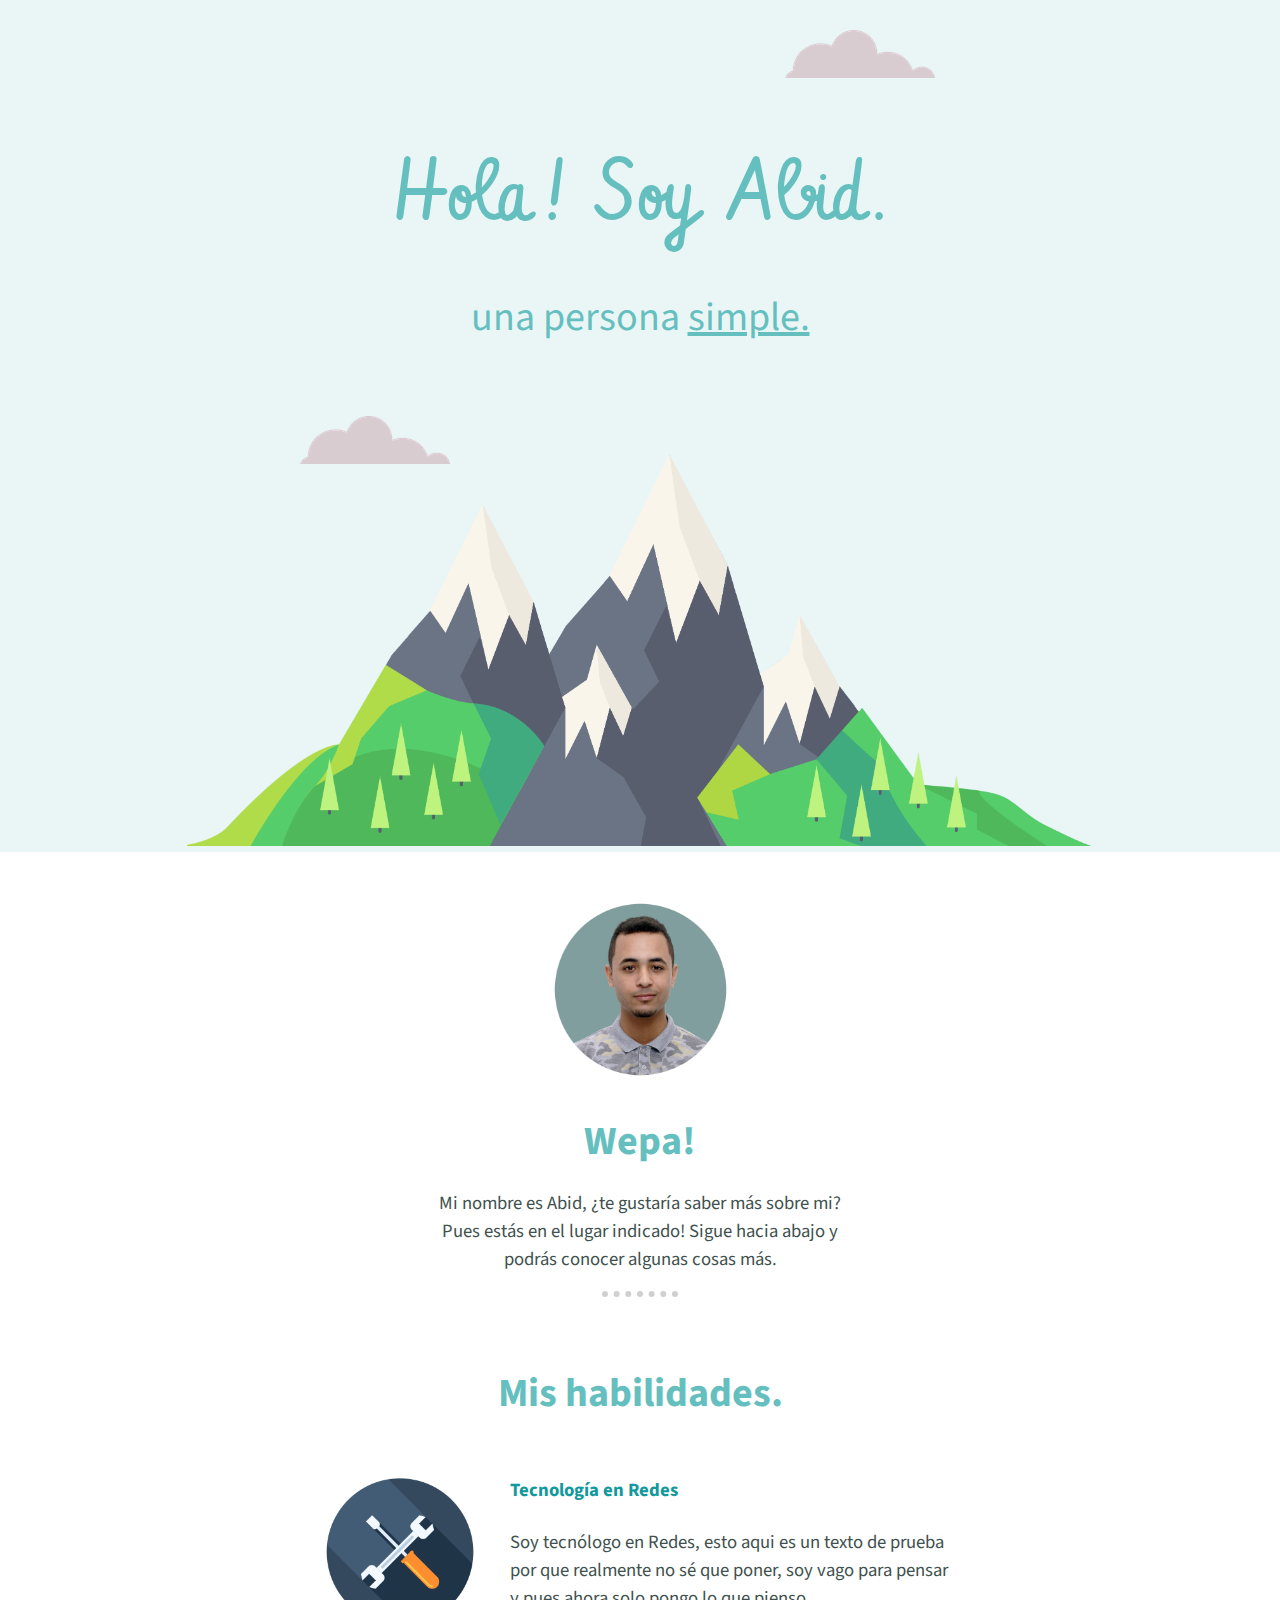
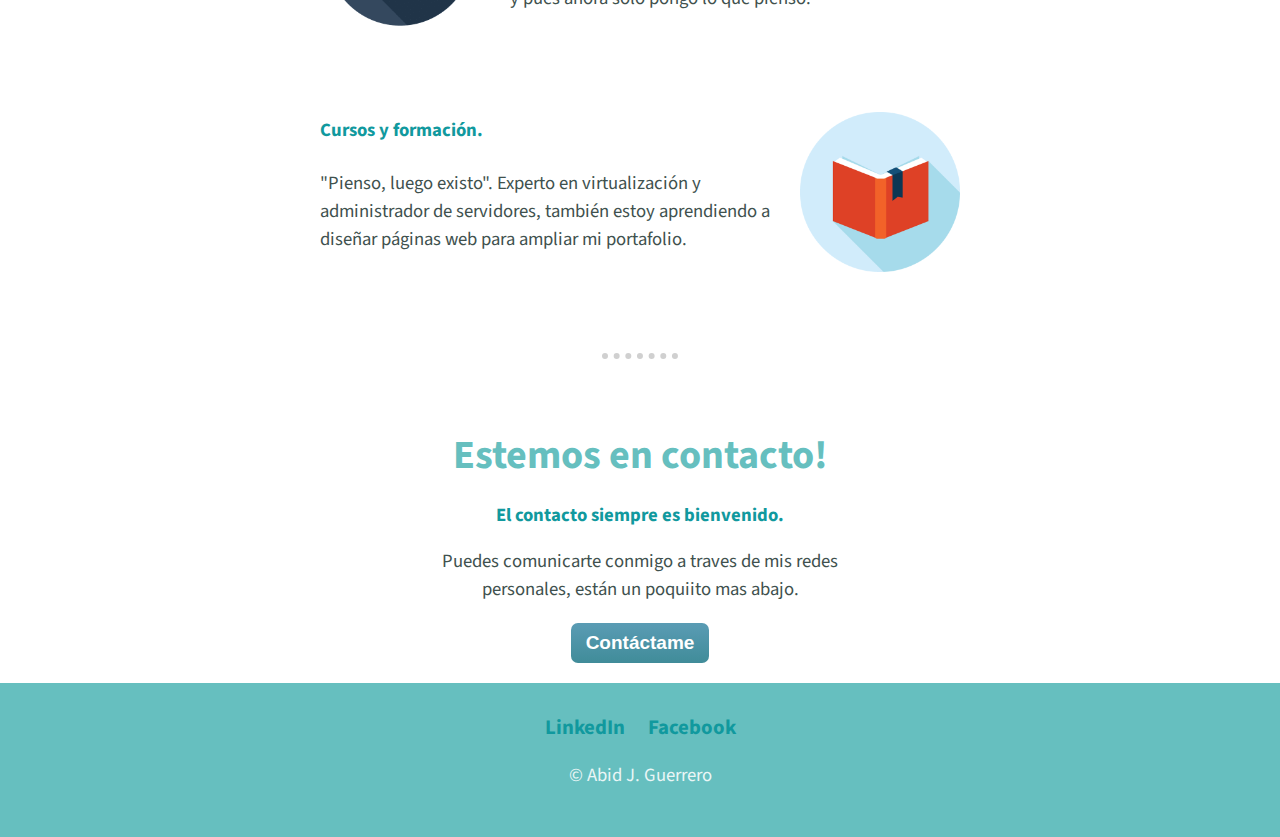
<file: index.html>
<!DOCTYPE html>
<html lang="en" dir="ltr">

<head>
  <meta charset="utf-8">
  <title>Abid's Page</title>
  <link rel="stylesheet" href="CSS/styles.css">
  <link rel="icon" href="favicon.ico">
  <link href="https://fonts.googleapis.com/css?family=Sacramento|Source+Sans+Pro|Vibur&display=swap" rel="stylesheet">
  <link href="https://fonts.googleapis.com/css?family=Roboto&display=swap" rel="stylesheet">
</head>

<body>
  <div class="top-container">
    <img class="nube1" src="images/cloud.png" alt="img-cloud">
    <h1 class="h1abid">Hola! Soy Abid.</h1>
    <h2 class="persona">una persona <span class="ing">simple.</span></h2>
    <img class="mountain" src="images/mountain2.png" alt="moutain-img">
    <img class="nube2" src="images/cloud.png" alt="img-cloud">


  </div>

  <div class="middle-container">
    <div class="profile">
      <img class="fotoabid" src="images/foto-abid.PNG" alt="">
      <h2>Wepa!</h2>
      <p>Mi nombre es Abid, ¿te gustaría saber más sobre mi?
        <br> Pues estás en el lugar indicado! Sigue hacia abajo y
        <br>podrás conocer algunas cosas más. </p>
    </div>
    <hr>
    <div class="skills">
      <h2>Mis habilidades.</h2>
      <div class="skill-row1">
        <img class="skills-img" src="images/skills2.png" alt="img-habilidades">
        <h3>Tecnología en Redes</h3>
        <p>Soy tecnólogo en Redes, esto aqui es un texto de prueba por que realmente no sé que poner,
          soy vago para pensar y pues ahora solo pongo lo que pienso.
        </p>
      </div>
      <div class="skill-row2">
        <img class="skills-img2" src="images/skills.png" alt="img-habilidades">
        <h3>Cursos y formación.</h3>
        <p>"Pienso, luego existo". Experto en virtualización y administrador de servidores, también
        estoy aprendiendo a diseñar páginas web para ampliar mi portafolio.</p>
      </div>
    </div>
    <hr>
    <div class="contact-me">
      <h2>Estemos en contacto!</h2>
      <h3>El contacto siempre es bienvenido.</h3>
      <p class="despedida">Puedes comunicarte conmigo a traves de mis redes personales, están un poquiito mas abajo.</p>
      <a href="#" class="btn">Contáctame</a>
    </div>
  </div>


  <div class="bottom-container">
    <a class="links" href="https://www.linkedin.com/in/abid-j-guerrero-375875173/">LinkedIn</a>
    <a class="links" href="https://www.facebook.com/AbidJGuerreroR">Facebook</a>
    <p class="copy">© Abid J. Guerrero</p>
  </div>

</body>

</html>
</file>
<file: CSS/styles.css>
body {
  margin: 0px;
  margin-top: 0px;
  margin-left: 0px;
  margin-right: 0px;
  text-align: center;
  font-family: 'Source Sans Pro', sans-serif;
}

h3 {
  color: #11999E;
}

a {
  color: #11999E;
}

hr{
  width: 1px;
  height: 1px;
  border-style: dotted;
  border-left-style: none;
  border-bottom-style: none;
  border-right-style: none;
  background-color: none;
  width: 6%;
  height: 60px;
  border-top-width: 6px;
  border-color: #D0D0D0;

}

.top-container {
  background-color: #EAF6F6;
}

p{
  line-height: 1.5;
  color: #40514E;
  font-size: 14pt;
}

h2 {
  font-family: 'Source Sans Pro', sans-serif;
  font-size: 2.5rem;
  margin: auto auto auto auto;
  color: #66BFBF;
  line-height: double;
}

.skill-row1 {
  width: 50%;
  margin: 50px auto 100px auto;
  text-align: left;
  line-height: 2;
}
.skill-row2 {
  width: 50%;
  margin: 100px auto 100px auto;
  text-align: left;
  line-height: 2;
}

.skills-img {
  width: 25%;
  float: left;
  margin: auto 30px auto auto;
}

.skills-img2 {
  width: 25%;
  float: right;
  margin: auto auto auto 30px;
}

.fotoabid {
  height: 175px;
  margin-top: 50px;
  margin-bottom: 30px;
}

.mountain {
  margin: 30px auto auto auto;
  height: 400px;
}

.h1abid {
  font-family: 'Vibur', cursive;
  margin: 100px auto 0 auto;
  font-size: 5.3125rem;
  color: #66BFBF;
  line-height: 1;
  font-weight: lighter;
}

.persona {
  font-family: 'Source Sans Pro', sans-serif;
  font-size: 2.5rem;
  margin: 50px auto 70px auto;
  color: #66BFBF;
  line-height: double;
  font-weight: normal;
}

.middle-container {

}

.bottom-container {
  background-color: #66BFBF;
  padding: 30px;
}

.ing {
  text-decoration: underline;
}

.nube1 {
  position: relative;
  top: 30px;
  left: 220px;
}

.nube2 {
  position: absolute;
  left: 300px;
}

.copy{
  color: #EAF6F6;
}
 .despedida{
   width: 35%;
   margin: auto;
 }

 .btn {
 	background:linear-gradient(to bottom, #599bb3 5%, #408c99 100%);
 	background-color:#599bb3;
 	border-radius:7px;
 	display:inline-block;
 	cursor:pointer;
 	color:#ffffff;
 	font-family:Arial;
 	font-size:19px;
 	font-weight:bold;
 	padding:9px 15px;
 	text-decoration:none;
  margin: 20px auto;
 }
 .btn:hover {
 	background:linear-gradient(to bottom, #408c99 5%, #599bb3 100%);
 	background-color:#408c99;
 }
 .myButton:active {
 	position:relative;
 	top:1px;
 }

 .links{
  margin: 10px;
  font-weight: bold;
  text-decoration: none;
  font-size: 1.3rem;
  font-family: 'source sans Pro'sans-serif;
 }
 .links:hover{
   color: white;
 }
</file>
